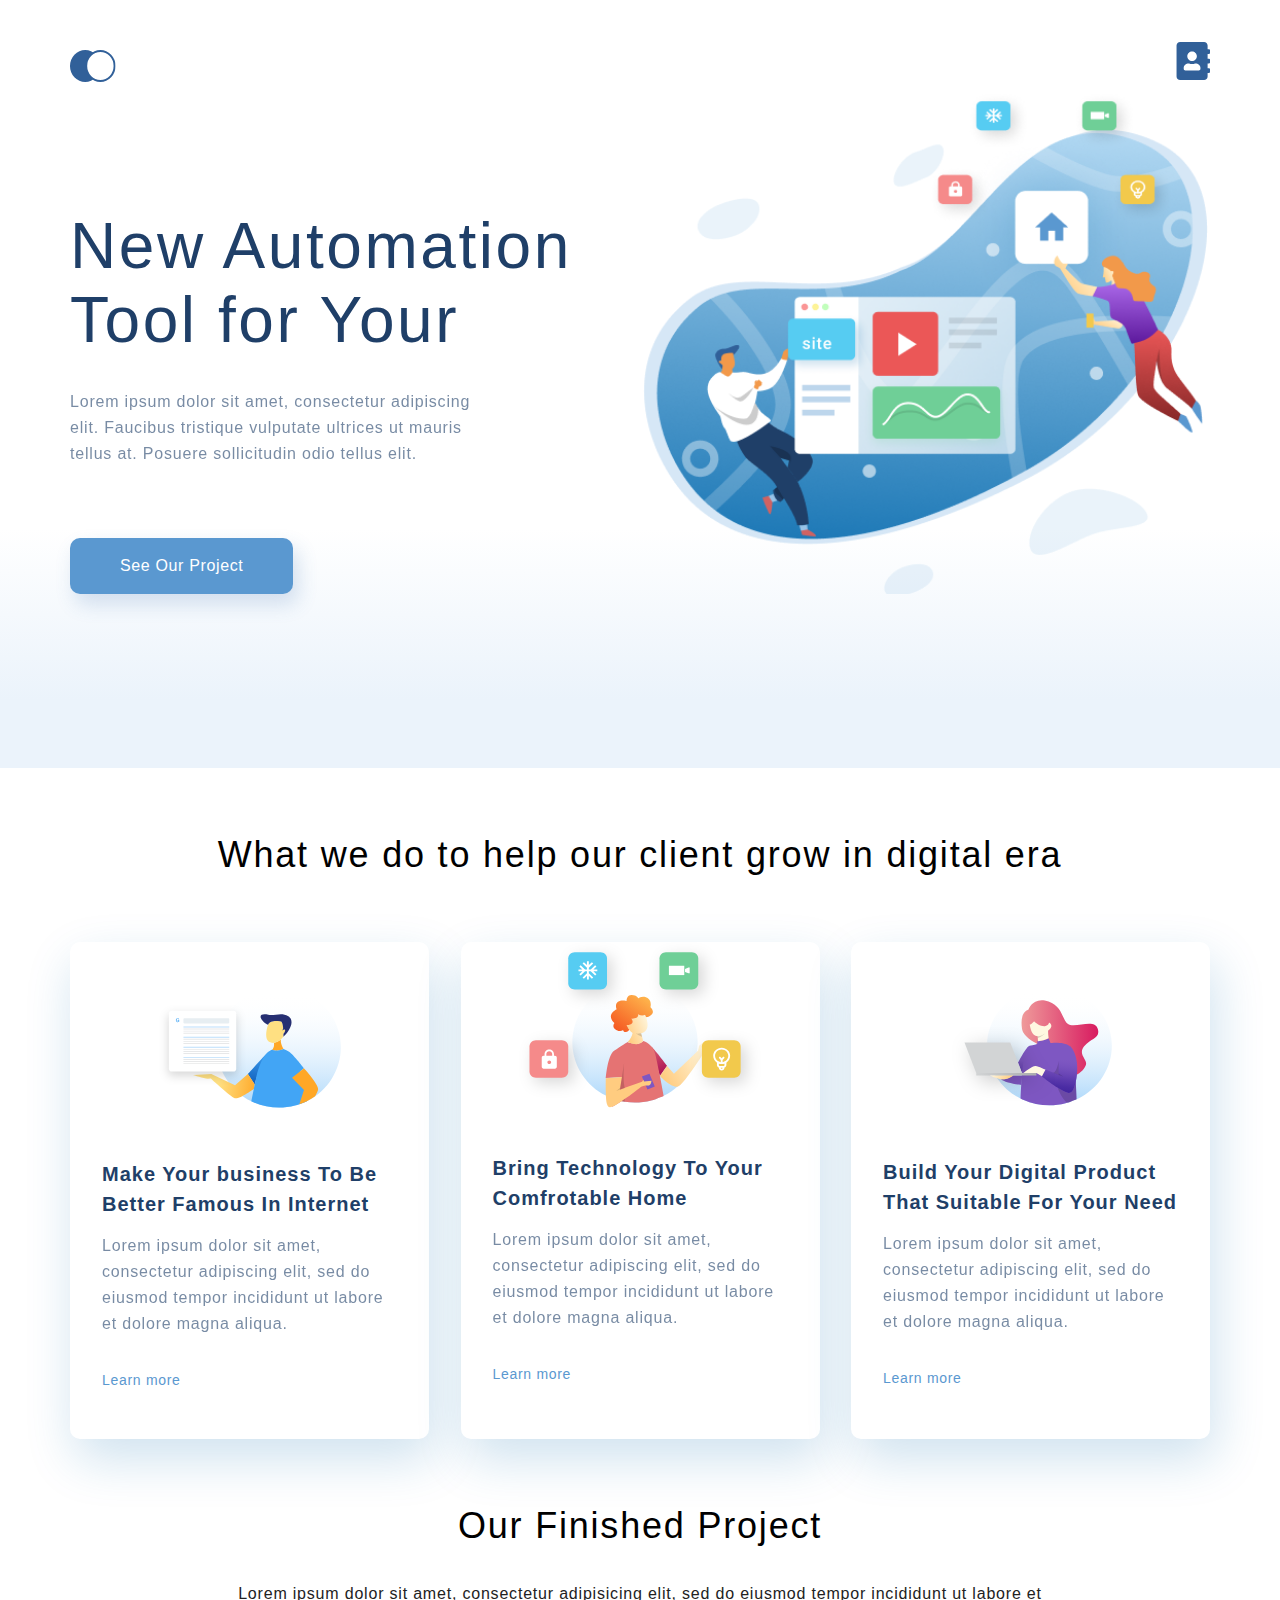
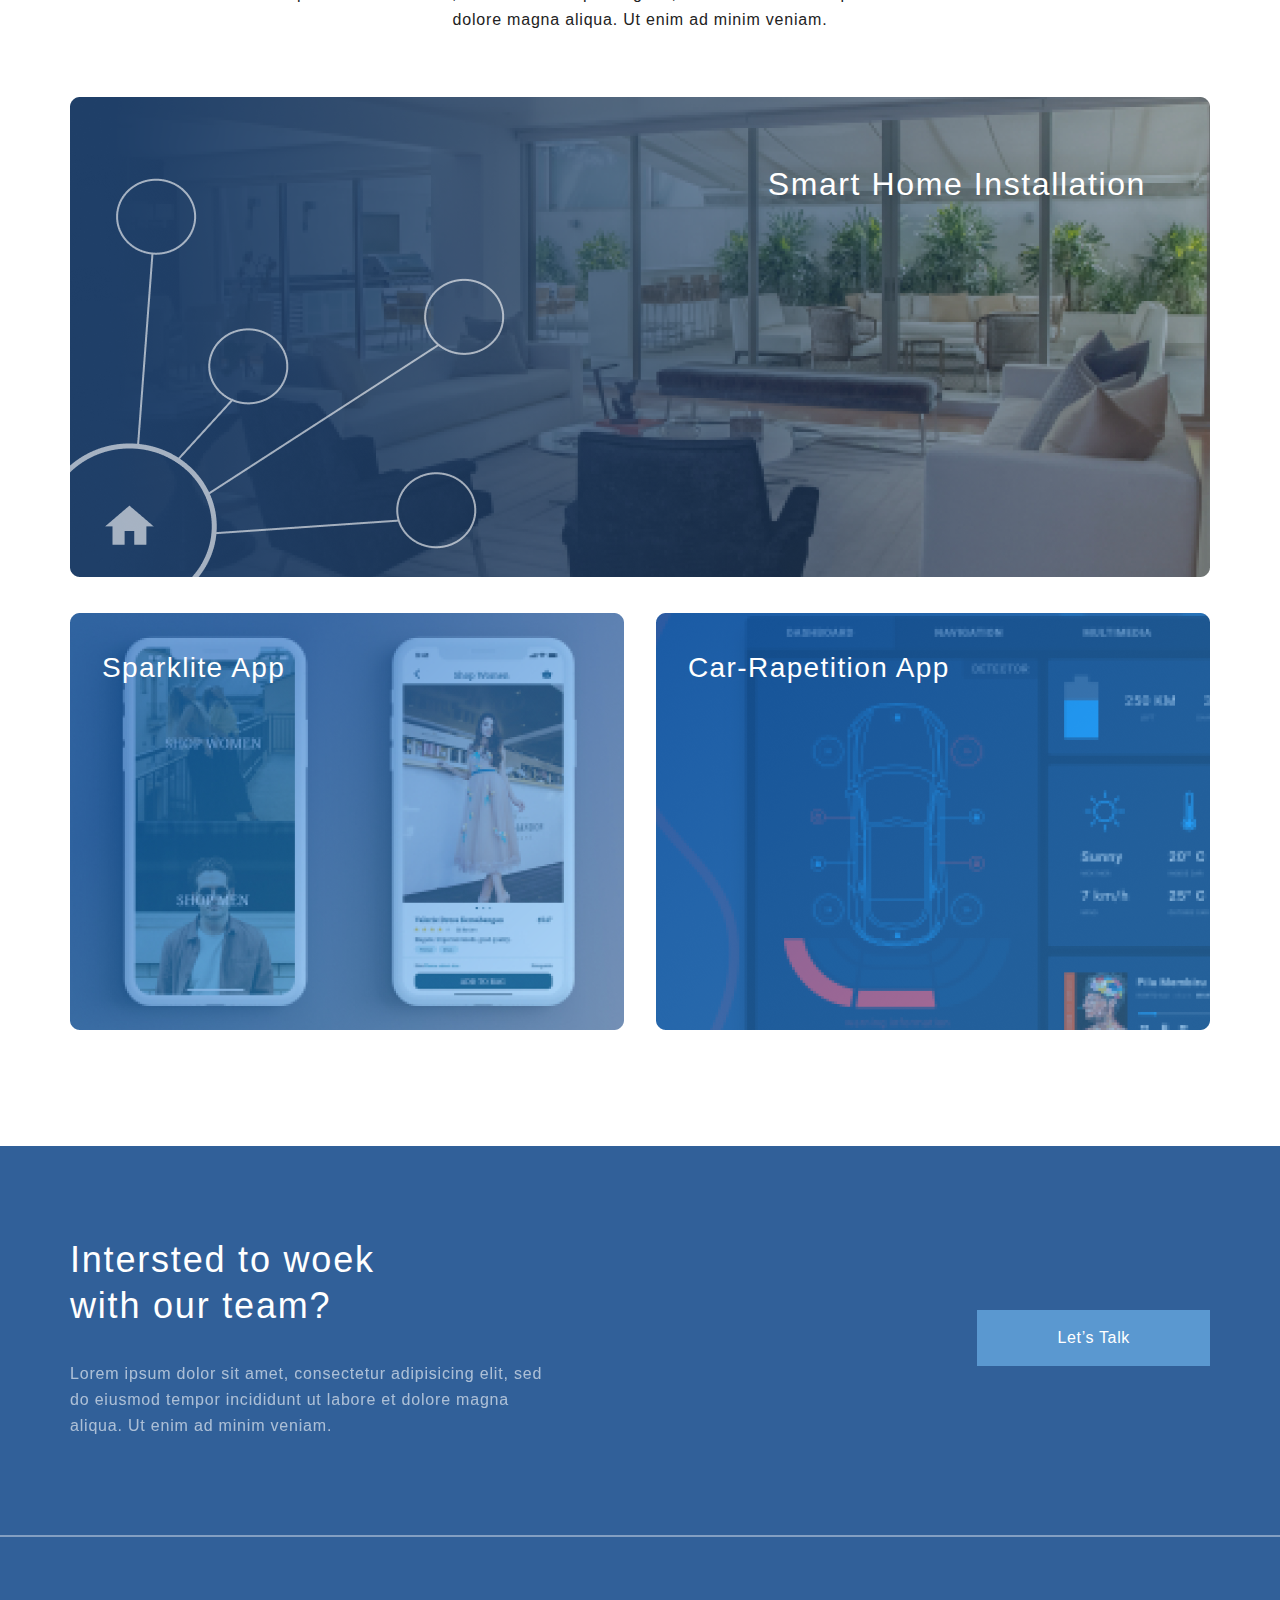
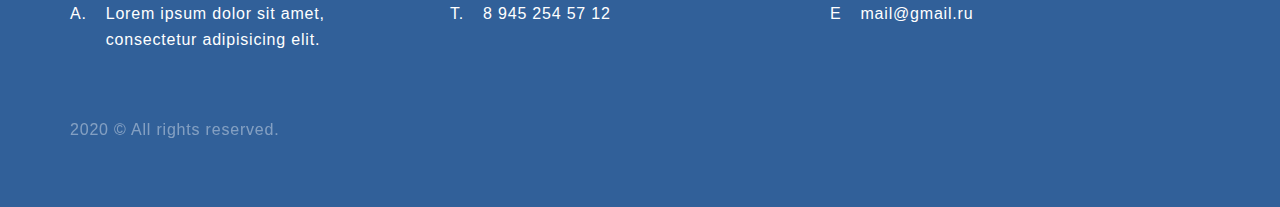
<file: index.html>
<!DOCTYPE html>
<html lang="en">

<head>
    <meta charset="UTF-8">
    <meta name="viewport" content="width=device-width, initial-scale=1.0">
    <title>Document</title>
    <link rel="stylesheet" href="style.css">
</head>

<body>
    <div class="top">
        <div class="container top_box">
            <ul class="header">
                <li><a href="index.html"><img src="img/logo.svg" alt="logo"></a></li>
                <li><a href="contacts.html"><img src="img/contacts.svg" alt="contacts"></a></li>
            </ul>
            <div class="top_info">
                <h1 class="top_heading">New Automation
                    Tool for Your </h1>
                <p class="text top_text">Lorem ipsum dolor sit amet, consectetur adipiscing elit. Faucibus tristique
                    vulputate ultrices ut mauris tellus at. Posuere sollicitudin odio tellus elit.</p>
                <a href="#" class="top_button">See Our Project</a>
            </div>
        </div>
    </div>

    <div class="what-we-do container">
        <h3 class="heading">What we do to help our client grow in digital era</h3>
        <div class="card_box">
            <div class="card">
                <img class="card_img" src="img/card-1.svg" alt="card 1">
                <h4 class="heading-mini">Make Your business To Be
                    Better Famous In Internet</h4>
                <p class="text card_text">Lorem ipsum dolor sit amet, consectetur adipiscing elit, sed do eiusmod tempor
                    incididunt ut labore et dolore magna aliqua.
                </p>
                <a href="#" class="card_link">Learn more</a>
            </div>
            <div class="card card-2">

                <img class="card_img card_img-2" src="img/card-2.svg" alt="card 2">
                <h4 class="heading-mini">Bring Technology To Your
                    Comfrotable Home</h4>
                <p class="text card_text">Lorem ipsum dolor sit amet, consectetur adipiscing elit, sed do eiusmod tempor
                    incididunt ut labore et dolore magna aliqua.
                </p>
                <a href="#" class="card_link">Learn more</a>
            </div>
            <div class="card">
                <img class="card_img" src="img/card-3.svg" alt="card 3">
                <h4 class="heading-mini">Build Your Digital Product
                    That Suitable For Your Need</h4>
                <p class="text card_text">Lorem ipsum dolor sit amet, consectetur adipiscing elit, sed do eiusmod tempor
                    incididunt ut labore et dolore magna aliqua.
                </p>
                <a href="#" class="card_link">Learn more</a>
            </div>
        </div>
    </div>

    <div class="project container">
        <h3 class="heading">Our Finished Project</h3>
        <p class="text text_project">Lorem ipsum dolor sit amet, consectetur adipisicing elit, sed do eiusmod tempor
            incididunt ut labore et dolore magna aliqua. Ut enim ad minim veniam.</p>

        <div class="project_item">
            <img class="project_img" src="img/project-1.png" alt="photo">
            <p class="project_text">Smart Home Installation</p>
        </div>

        <div class="project_parent">
            <div class="project_item project_item_margin">
                <img class="project_img" src="img/project-2.png" alt="photo">
                <p class="project_text project_text_other">Sparklite App</p>
            </div>
            <div class="project_item">
                <img class="project_img" src="img/project-3.png" alt="photo">
                <p class="project_text project_text_other">Car-Rapetition App</p>
            </div>
        </div>
    </div>

    <div class="footer">
        <div class="container footer-container">
            <div class="footer_top">
                <div class="footer_block">
                    <h3 class="heading footer_heading">Intersted to woek
                        with our team?</h3>
                    <p class="text footer_text">Lorem ipsum dolor sit amet, consectetur adipisicing elit, sed do eiusmod
                        tempor
                        incididunt ut labore et dolore magna aliqua. Ut enim ad minim veniam.</p>
                </div>
                <a href="#" class="footer_button">Let’s Talk</a>
            </div>
        </div>
        <hr class="line">
        <div class="container footer-container">
            <div class="footer_bottom">

                <ul class="footer_info">
                    <li class="footer_info_item">
                        Lorem ipsum dolor sit amet,
                        consectetur
                        adipisicing elit.
                    </li>
                    <li class="footer_info_item">
                        8 945 254 57 12
                    </li>
                    <li class="footer_info_item">
                        mail@gmail.ru
                    </li>
                </ul>

                <div class="footer_copy">
                    <p class="text copy_text">2020 © All rights reserved.</p>
                </div>
            </div>
        </div>
    </div>
</body>

</html>
</file>
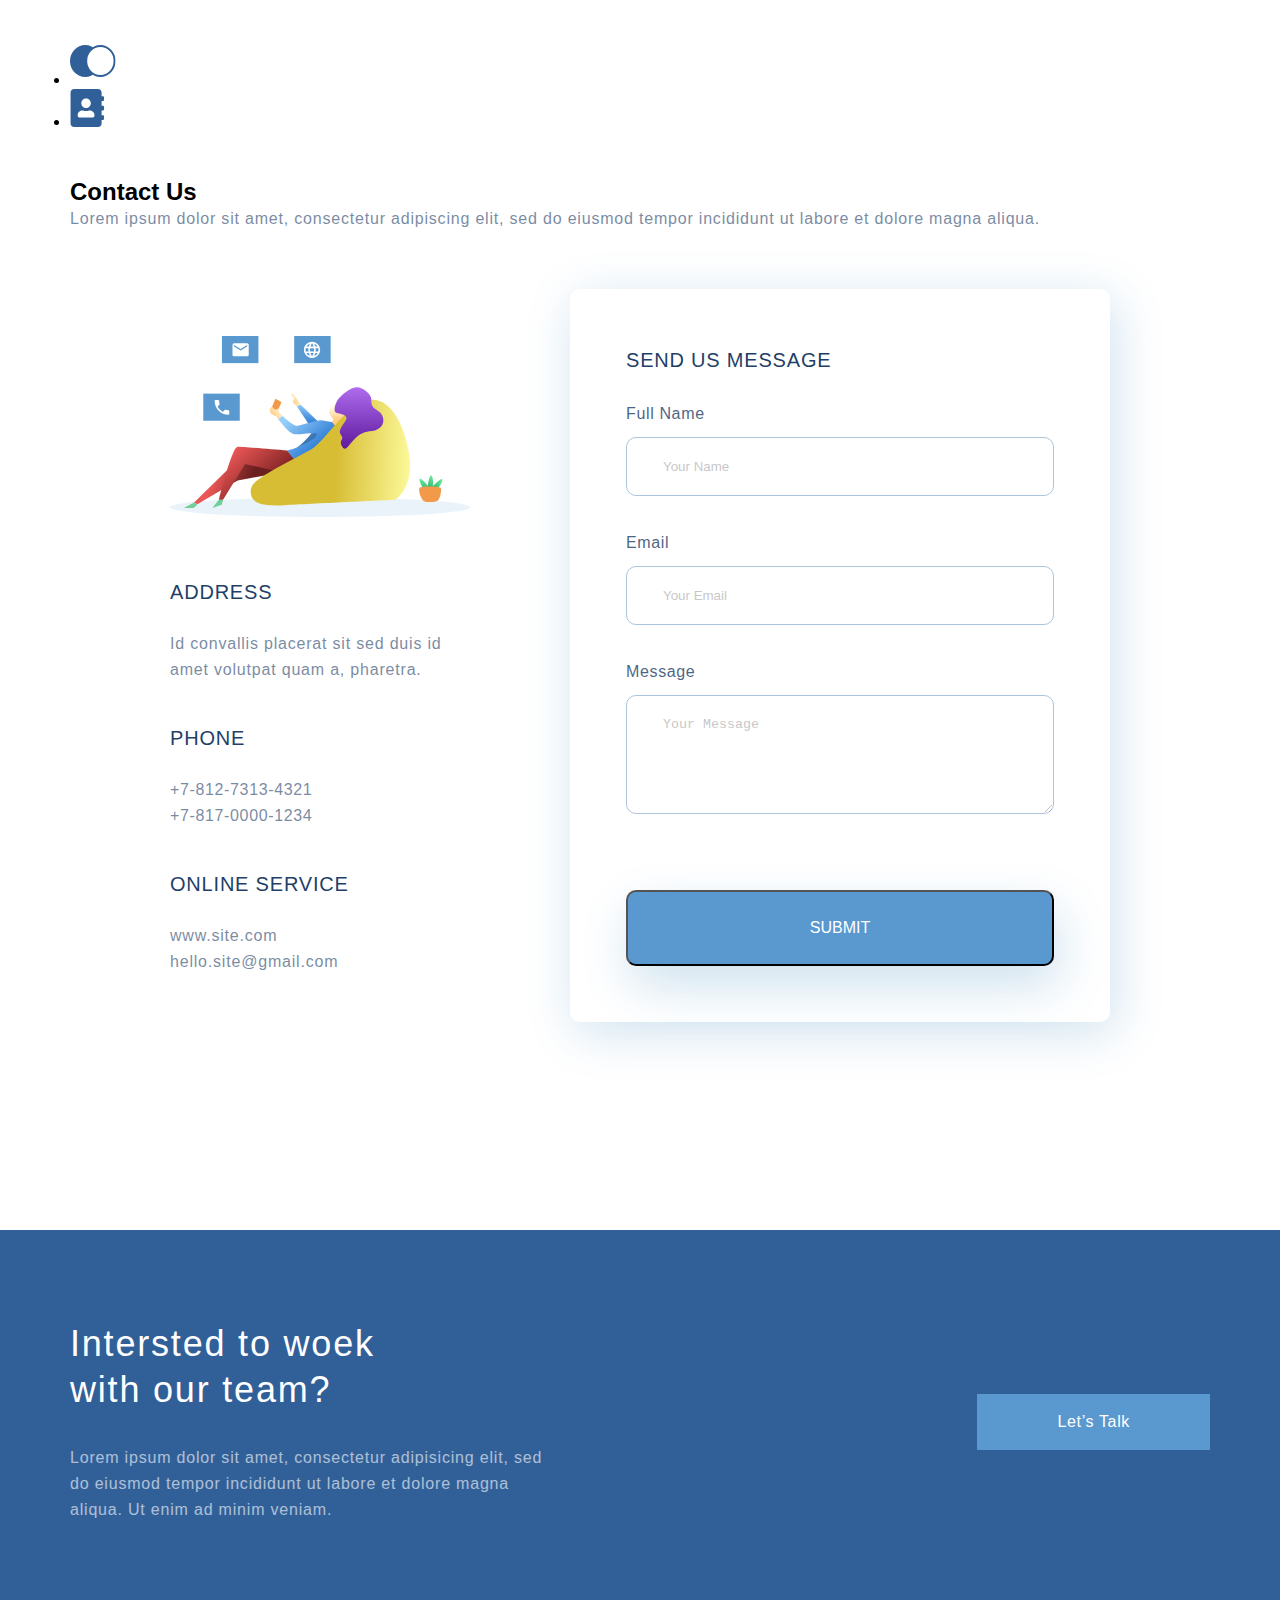
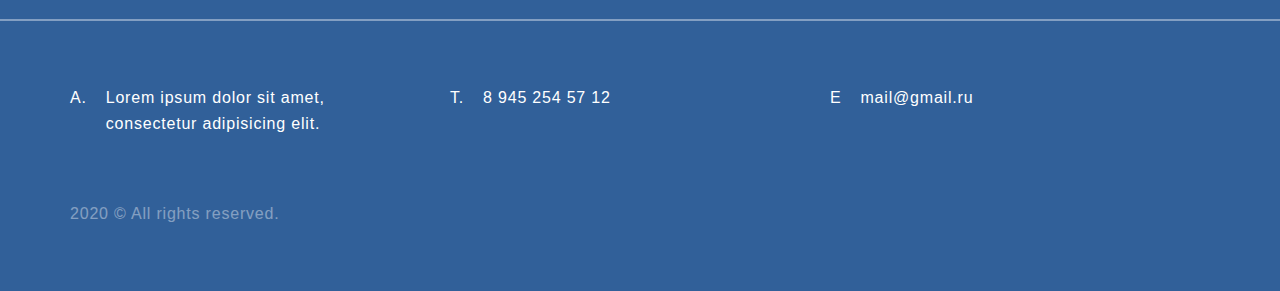
<file: contacts.html>
<!DOCTYPE html>
<html lang="en">

<head>
    <meta charset="UTF-8">
    <meta name="viewport" content="width=device-width, initial-scale=1.0">
    <title>Document</title>
    <link rel="stylesheet" href="style.css">
</head>

<body>

    <div class="container">
        <ul class="header header_menu_contacts">
            <li><a href="index.html"><img src="img/logo.svg" alt="logo"></a></li>
            <li><a href="contacts.html"><img src="img/contacts.svg" alt="contacts"></a></li>
        </ul>
    </div>
    <div class="contact_header">
        <div class="container contact_header_block">
            <h2 class="contacts_heading">Contact Us</h2>
            <p class="text contact_header_text">Lorem ipsum dolor sit amet, consectetur adipiscing elit, sed do eiusmod
                tempor incididunt ut labore et dolore magna aliqua. </p>
        </div>
    </div>

    <form action="#" class="main wrapper">
        <div class="contacts-info">
            <img class="contacts_img" src="img/main-img.svg" alt="photo">
            <div class="contacts_block">
                <h4 class="heading-mini heading-mini_contacts">Address</h4>
                <p class="text contact-info_text">Id convallis placerat sit sed duis id amet volutpat quam a, pharetra.
                </p>
            </div>
            <div class="contacts_block">
                <h4 class="heading-mini heading-mini_contacts">Phone</h4>
                <ul class="phone">
                    <li class="text contacts-info_text">+7-812-7313-4321</li>
                    <li class="text contacts-info_text">+7-817-0000-1234</li>
                </ul>
            </div>
            <div class="contacts_block">
                <h4 class="heading-mini heading-mini_contacts">Online service</h4>
                <ul class="email">
                    <li><a class="contacts_link"
                            href="https://courses.geekbrains.ru/?utm_campaign=yandex_s_spb_brand_lp_main&utm_content=cid%3A29229372%7Cgid%3A3369622621%7Caid%3A5854715253%7Cpt%3Apremium%7Cpos%3A1%7Cst%3Asearch%7Csrc%3Anone%7Cdvc%3Adesktop%7Creg%3A2%7Cadph%3Ano%7Capt%3Anone%7Cret%3A%7Cdsa%3A13551098826&utm_medium=cpc&utm_source=yandex.ru&utm_term=geekbrains&yclid=7011306857678527918"
                            target="_blank">www.site.com</a>
                    </li>
                    <li><a class="contacts_link" href="mailto:mail@gmail.ru">hello.site@gmail.com</a></li>
                </ul>
            </div>
        </div>
        <div class="form">

            <h4 class="heading-mini heading-mini_contacts heading_mini_form">Send us message</h4>
            <div class="full-name input_block">
                <label class="label" for="full_name">Full Name</label> <br>
                <input id="full_name" class="input" type="text" placeholder="Your Name"><br>
            </div>
            <div class="email">
                <label class="label" for="email">Email</label> <br>
                <input id="email" class="input" type="email" placeholder="Your Email"><br>
            </div>
            <div class="message">
                <label class="label" for="message">Message</label> <br>
                <textarea id="message" placeholder="Your Message" class="input textarea" cols="30"
                    rows="5"></textarea><br>
            </div>
            <button class="submit" type="submit">Submit</button>
        </div>
    </form>
    <div class="wrapper map">
        <script type="text/javascript" charset="utf-8" async
            src="https://api-maps.yandex.ru/services/constructor/1.0/js/?um=constructor%3A8bc6277e06742c98f6748c76fd087f688d82225aa0cd35ab72b4a6b7f9336fe0&amp;width=100%25&amp;height=400&amp;lang=ru_RU&amp;scroll=true"></script>
    </div>
    <div class="footer footer_contacts">
        <div class="container footer-container">
            <div class="footer_top">
                <div class="footer_block">
                    <h3 class="heading footer_heading">Intersted to woek
                        with our team?</h3>
                    <p class="text footer_text">Lorem ipsum dolor sit amet, consectetur adipisicing elit, sed do eiusmod
                        tempor
                        incididunt ut labore et dolore magna aliqua. Ut enim ad minim veniam.</p>
                </div>
                <a href="#" class="footer_button">Let’s Talk</a>
            </div>
        </div>
        <hr class="line">
        <div class="container footer-container">
            <div class="footer_bottom">

                <ul class="footer_info">
                    <li class="footer_info_item">
                        Lorem ipsum dolor sit amet,
                        consectetur
                        adipisicing elit.
                    </li>
                    <li class="footer_info_item">
                        8 945 254 57 12
                    </li>
                    <li class="footer_info_item">
                        mail@gmail.ru
                    </li>
                </ul>

                <div class="footer_copy">
                    <p class="text copy_text">2020 © All rights reserved.</p>
                </div>
            </div>
        </div>
    </div>
</body>

</html>
</file>
<file: style.css>
* {
  margin: 0;
  padding: 0;
}

body {
  font-family: sans-serif;
}

.container {
  max-width: 1140px;
  margin: 0 auto;
}

.wrapper {
  max-width: 940px;
  margin: 0 auto;
}

.top {
  min-height: 768px;
  background: -webkit-gradient(linear, left bottom, left top, color-stop(8.84%, #EBF3FB), color-stop(31.12%, rgba(152, 195, 232, 0)));
  background: linear-gradient(0deg, #EBF3FB 8.84%, rgba(152, 195, 232, 0) 31.12%);
}

.top_box {
  display: -webkit-box;
  display: -ms-flexbox;
  display: flex;
  -webkit-box-orient: vertical;
  -webkit-box-direction: normal;
      -ms-flex-direction: column;
          flex-direction: column;
  height: 100%;
}

.top_info {
  padding-top: 115px;
  -webkit-box-flex: 1;
      -ms-flex-positive: 1;
          flex-grow: 1;
  background-image: url(img/top_back.png);
  background-repeat: no-repeat;
  background-position: right center;
  background-size: 50%;
}

.top_heading {
  width: 510px;
  font-size: 64px;
  color: #1F3F68;
  font-weight: 300;
  line-height: 74px;
  letter-spacing: 0.04em;
  margin-bottom: 32px;
}

.top_text {
  width: 425px;
}

.top_button {
  font-size: 16px;
  line-height: 26px;
  text-align: center;
  letter-spacing: 0.04em;
  color: #FFFFFF;
  background: #5A98D0;
  -webkit-box-shadow: 5px 10px 20px rgba(53, 110, 173, 0.2);
          box-shadow: 5px 10px 20px rgba(53, 110, 173, 0.2);
  border-radius: 10px;
  padding: 15px 50px;
  text-decoration: none;
  display: inline-block;
  margin-top: 71px;
}

.top .header {
  display: -webkit-box;
  display: -ms-flexbox;
  display: flex;
  -webkit-box-pack: justify;
      -ms-flex-pack: justify;
          justify-content: space-between;
  list-style-type: none;
  padding-top: 42px;
}

.text {
  font-size: 16px;
  line-height: 26px;
  color: #1F3F68;
  letter-spacing: 0.05em;
  opacity: 0.6;
}

.text_project {
  text-align: center;
  color: #222222;
  opacity: 1;
  width: 75%;
  margin: 32px auto 64px;
}

.what-we-do {
  padding-top: 64px;
}

.card {
  width: 359px;
  padding: 44px 32px;
  -webkit-box-sizing: border-box;
          box-sizing: border-box;
  background: #FFFFFF;
  -webkit-box-shadow: 5px 20px 50px rgba(16, 112, 177, 0.2);
          box-shadow: 5px 20px 50px rgba(16, 112, 177, 0.2);
  border-radius: 10px;
  display: -webkit-box;
  display: -ms-flexbox;
  display: flex;
  -webkit-box-orient: vertical;
  -webkit-box-direction: normal;
      -ms-flex-direction: column;
          flex-direction: column;
}

.card_box {
  display: -webkit-box;
  display: -ms-flexbox;
  display: flex;
  -webkit-box-pack: justify;
      -ms-flex-pack: justify;
          justify-content: space-between;
  padding-top: 64px;
}

.card_link {
  font-size: 14px;
  line-height: 30px;
  letter-spacing: 0.05em;
  color: #5A98D0;
  text-decoration: none;
  padding-top: 28px;
}

.card_link:hover {
  text-decoration: underline;
}

.card_text {
  margin-top: 14px;
}

.card-2 {
  padding-top: 0;
}

.card_img {
  -ms-flex-item-align: center;
      -ms-grid-row-align: center;
      align-self: center;
  margin-bottom: 51px;
}

.card_img-2 {
  margin-bottom: 45px;
}

.project {
  padding-top: 64px;
}

.project_parent {
  display: -webkit-box;
  display: -ms-flexbox;
  display: flex;
  -webkit-box-pack: justify;
      -ms-flex-pack: justify;
          justify-content: space-between;
  margin-top: 32px;
}

.project_item {
  position: relative;
  -webkit-box-flex: 1;
      -ms-flex-positive: 1;
          flex-grow: 1;
}

.project_item_margin {
  margin-right: 32px;
}

.project_img {
  width: 100%;
}

.project_text {
  font-size: 32px;
  line-height: 46px;
  letter-spacing: 0.05em;
  color: #FFFFFF;
  position: absolute;
  top: 64px;
  right: 64px;
  text-align: right;
}

.project_text_other {
  font-size: 28px;
  right: auto;
  top: 32px;
  left: 32px;
  text-align: left;
}

.heading {
  font-size: 36px;
  font-weight: 300;
  line-height: 46px;
  letter-spacing: 0.05em;
  text-align: center;
  color: #000000;
}

.heading-mini {
  font-size: 20px;
  line-height: 30px;
  color: #1F3F68;
  letter-spacing: 0.05em;
}

.heading-mini_contacts {
  font-weight: 500;
  letter-spacing: 0.04em;
  text-transform: uppercase;
  margin-bottom: 24px;
}

.heading-mini_other {
  margin-bottom: 15px;
}

.main {
  display: -webkit-box;
  display: -ms-flexbox;
  display: flex;
  padding-top: 57px;
  padding-bottom: 96px;
  -webkit-box-pack: justify;
      -ms-flex-pack: justify;
          justify-content: space-between;
}

.main .contacts-info {
  width: 301px;
  -ms-flex-item-align: center;
      -ms-grid-row-align: center;
      align-self: center;
}

.main .contacts_img {
  margin-bottom: 56px;
}

.main .contacts_block {
  margin-bottom: 40px;
}

.main .contacts_link {
  font-size: 16px;
  line-height: 26px;
  letter-spacing: 0.05em;
  color: #1F3F68;
  text-decoration: none;
  opacity: 0.6;
}

.main .contacts_block:last-child {
  margin-bottom: 0;
}

.main .contacts-info_text {
  font-weight: 300;
  letter-spacing: 0.04em;
}

.main .phone,
.main .email {
  list-style-type: none;
}

.main .form {
  width: 540px;
  background: #FFFFFF;
  -webkit-box-shadow: 5px 10px 50px rgba(16, 112, 177, 0.2);
          box-shadow: 5px 10px 50px rgba(16, 112, 177, 0.2);
  border-radius: 10px;
  display: -webkit-box;
  display: -ms-flexbox;
  display: flex;
  -webkit-box-orient: vertical;
  -webkit-box-direction: normal;
      -ms-flex-direction: column;
          flex-direction: column;
  padding: 56px;
  -webkit-box-sizing: border-box;
          box-sizing: border-box;
}

.main .label {
  font-size: 16px;
  line-height: 30px;
  letter-spacing: 0.04em;
  color: #1F3F68;
  opacity: 0.8;
}

.main .input {
  border: 1px solid #356EAD;
  -webkit-box-sizing: border-box;
          box-sizing: border-box;
  border-radius: 10px;
  opacity: 0.4;
  width: 428px;
  padding: 21px 36px;
  margin-bottom: 32px;
  margin-top: 8px;
}

.main .message {
  margin-bottom: 72px;
}

.main .textarea {
  margin-bottom: 0;
}

.main .submit {
  background: #5A98D0;
  -webkit-box-shadow: 5px 20px 50px rgba(16, 112, 177, 0.2);
          box-shadow: 5px 20px 50px rgba(16, 112, 177, 0.2);
  border-radius: 10px;
  font-weight: 500;
  font-size: 16px;
  line-height: 26px;
  text-align: center;
  color: #FFFFFF;
  text-transform: uppercase;
  width: 100%;
  padding-top: 23px;
  padding-bottom: 23px;
}

.header_menu_contacts {
  margin-bottom: 47px;
  padding-top: 37px;
}

.header_menu_contacts .contact_header {
  background-image: url(img/bg-contacts.jpg);
  background-repeat: no-repeat;
  padding-top: 51px;
  padding-bottom: 49px;
  background-size: cover;
}

.header_menu_contacts .contact_header_block {
  display: -webkit-box;
  display: -ms-flexbox;
  display: flex;
  -webkit-box-orient: vertical;
  -webkit-box-direction: normal;
      -ms-flex-direction: column;
          flex-direction: column;
  -webkit-box-align: center;
      -ms-flex-align: center;
          align-items: center;
}

.header_menu_contacts .contacts_heading {
  font-weight: 500;
  font-size: 44px;
  line-height: 74px;
  text-align: center;
  letter-spacing: 0.04em;
  color: #FFFFFF;
  padding-bottom: 16px;
}

.header_menu_contacts .contact_header_text {
  font-size: 20px;
  line-height: 30px;
  text-align: center;
  letter-spacing: 0.04em;
  color: rgba(255, 255, 255, 0.6);
  width: 780px;
}

.footer {
  background: #316099;
  margin-top: 112px;
  padding-top: 91px;
}

.footer_top {
  padding-bottom: 96px;
  display: -webkit-box;
  display: -ms-flexbox;
  display: flex;
  -webkit-box-pack: justify;
      -ms-flex-pack: justify;
          justify-content: space-between;
  -webkit-box-align: center;
      -ms-flex-align: center;
          align-items: center;
}

.footer_block {
  width: 495px;
}

.footer_text {
  color: #FFFFFF;
}

.footer_heading {
  width: 340px;
  color: #FFFFFF;
  margin-bottom: 32px;
  text-align: left;
}

.footer_button {
  font-size: 16px;
  line-height: 26px;
  text-align: center;
  letter-spacing: 0.04em;
  color: #FFFFFF;
  text-decoration: none;
  background: #5A98D0;
  padding: 15px 80px;
}

.footer_info {
  list-style-type: none;
  display: -webkit-box;
  display: -ms-flexbox;
  display: flex;
  -webkit-box-pack: justify;
      -ms-flex-pack: justify;
          justify-content: space-between;
  padding-top: 64px;
  padding-bottom: 64px;
}

.footer_info_item {
  -webkit-box-flex: 1;
      -ms-flex-positive: 1;
          flex-grow: 1;
  font-size: 16px;
  line-height: 26px;
  letter-spacing: 0.05em;
  color: #FFFFFF;
  display: -webkit-box;
  display: -ms-flexbox;
  display: flex;
  -ms-flex-preferred-size: 33.3333%;
      flex-basis: 33.3333%;
  margin-right: 32px;
}

.footer_info_item:first-child::before {
  content: 'A.';
  display: block;
  margin-right: 19px;
}

.footer_info_item:nth-child(2)::before {
  content: 'T.';
  display: block;
  margin-right: 19px;
}

.footer_info_item:last-child::before {
  content: 'E';
  display: block;
  margin-right: 19px;
}

.footer_bottom {
  padding-bottom: 64px;
}

.footer_bottom_text {
  max-width: 316px;
}

.footer .copy_text {
  color: #FFFFFF;
  opacity: 0.4;
}

.line {
  opacity: 0.4;
  border: 1px solid #FFFFFF;
}

@media (max-width: 1024px) {
  .container {
    padding-left: 32px;
    padding-right: 32px;
  }
  .footer-container {
    padding-left: 124px;
    padding-right: 124px;
  }
  .contact_header_text {
    width: 520px;
  }
  .contact_header {
    padding-top: 50px;
    padding-bottom: 50px;
  }
  .header_menu_contacts {
    margin: 10px 0 41px;
    padding-top: 0;
  }
  .contact_img {
    margin-bottom: 64px;
  }
  .top_info {
    background-position: right 150px;
  }
  .main {
    -webkit-box-orient: vertical;
    -webkit-box-direction: normal;
        -ms-flex-direction: column;
            flex-direction: column;
    padding-top: 64px;
    padding-bottom: 64px;
  }
  .input {
    width: 412px;
  }
  .form {
    -ms-flex-item-align: center;
        -ms-grid-row-align: center;
        align-self: center;
    margin-top: 64px;
  }
  .heading_mini_form {
    width: 178px;
    -ms-flex-item-align: start;
        -ms-grid-row-align: start;
        align-self: start;
  }
  .card_box {
    -webkit-box-orient: vertical;
    -webkit-box-direction: normal;
        -ms-flex-direction: column;
            flex-direction: column;
    -webkit-box-align: center;
        -ms-flex-align: center;
            align-items: center;
  }
  .card {
    margin-bottom: 32px;
  }
  .project_text_other {
    top: 19px;
    left: 19px;
  }
  .footer {
    padding-top: 47px;
  }
  .footer_top {
    padding-bottom: 64px;
  }
  .footer_contacts {
    margin-top: 64px;
  }
  .footer_info {
    -webkit-box-orient: vertical;
    -webkit-box-direction: normal;
        -ms-flex-direction: column;
            flex-direction: column;
  }
  .footer_info_item {
    padding-bottom: 25px;
  }
  .footer_info_item:last-child {
    padding-bottom: 0;
  }
  .footer_block {
    width: 336px;
  }
  .footer_button {
    padding: 4px 31px;
  }
}

@media (max-width: 667px) {
  .container {
    padding-right: 16px;
    padding-left: 16px;
  }
  .top {
    min-height: 376px;
    padding-bottom: 41px;
    -webkit-box-sizing: border-box;
            box-sizing: border-box;
  }
  .contact_header {
    padding-top: 48px;
    padding-bottom: 61px;
  }
  .header_menu_contacts {
    margin: 10px 0 25px;
  }
  .heading_mini_form {
    width: 100%;
  }
  .contact_header_text {
    width: 100%;
  }
  .contacts_heading {
    padding-bottom: 32px;
  }
  .main {
    padding-top: 46px;
    padding-bottom: 32px;
  }
  .contacts_block {
    margin-bottom: 32px;
  }
  .top_info {
    padding-top: 36px;
    display: -webkit-box;
    display: -ms-flexbox;
    display: flex;
    -webkit-box-orient: vertical;
    -webkit-box-direction: normal;
        -ms-flex-direction: column;
            flex-direction: column;
    -webkit-box-align: center;
        -ms-flex-align: center;
            align-items: center;
    background-image: none;
  }
  .top_heading {
    font-size: 32px;
    line-height: 37px;
    text-align: center;
    margin-bottom: 12px;
    width: 100%;
  }
  .top_text {
    width: 100%;
    text-align: center;
  }
  .top_button {
    font-size: 12px;
    padding: 0 8px;
    margin-top: 32px;
  }
  .what-we-do {
    padding-top: 48px;
  }
  .form {
    width: 100%;
    padding: 35px;
    margin-left: 15px;
    margin-right: 15px;
  }
  .input {
    width: 100%;
    margin-bottom: 20px;
    margin-top: 5px;
  }
  .textarea {
    margin-bottom: 0;
  }
  .message {
    margin-bottom: 46px;
  }
  .submit {
    padding-top: 15px;
    padding-bottom: 15px;
  }
  .heading {
    font-size: 24px;
    line-height: 28px;
  }
  .card_box {
    padding-top: 32px;
  }
  .card {
    width: 100%;
  }
  .text_project {
    width: 100%;
  }
  .project_text {
    font-size: 16px;
    line-height: 19px;
    top: 16px;
    right: 16px;
  }
  .project_text_other {
    left: 16px;
  }
  .project_parent {
    -webkit-box-orient: vertical;
    -webkit-box-direction: normal;
        -ms-flex-direction: column;
            flex-direction: column;
    margin-top: 16px;
  }
  .project_item_margin {
    margin-right: 0;
    margin-bottom: 16px;
  }
  .footer {
    margin-top: 64px;
    padding-top: 18px;
  }
  .footer_contacts {
    margin-top: 32px;
  }
  .footer_top {
    -webkit-box-orient: vertical;
    -webkit-box-direction: normal;
        -ms-flex-direction: column;
            flex-direction: column;
    padding-bottom: 40px;
    -ms-flex-wrap: wrap;
        flex-wrap: wrap;
  }
  .footer_heading {
    text-align: center;
    width: 75%;
    margin: 0 auto 32px;
  }
  .footer_text {
    text-align: center;
  }
  .footer_block {
    margin-bottom: 40px;
    width: 100%;
  }
  .footer_button {
    padding: 4px 18px;
  }
  .footer_bottom {
    padding-left: 0;
    padding-right: 0;
    padding-bottom: 32px;
  }
  .footer_info {
    padding-top: 32px;
    padding-bottom: 32px;
  }
  .copy_text {
    text-align: center;
  }
  .footer_info_item {
    padding-bottom: 18px;
  }
  .footer_info_item:last-child {
    padding-bottom: 0;
  }
  .footer_info_item:first-child::before {
    content: '1.';
  }
  .footer_info_item:nth-child(2)::before {
    content: '2.';
  }
  .footer_info_item:last-child::before {
    content: '3.';
  }
}
/*# sourceMappingURL=style.css.map */
</file>
